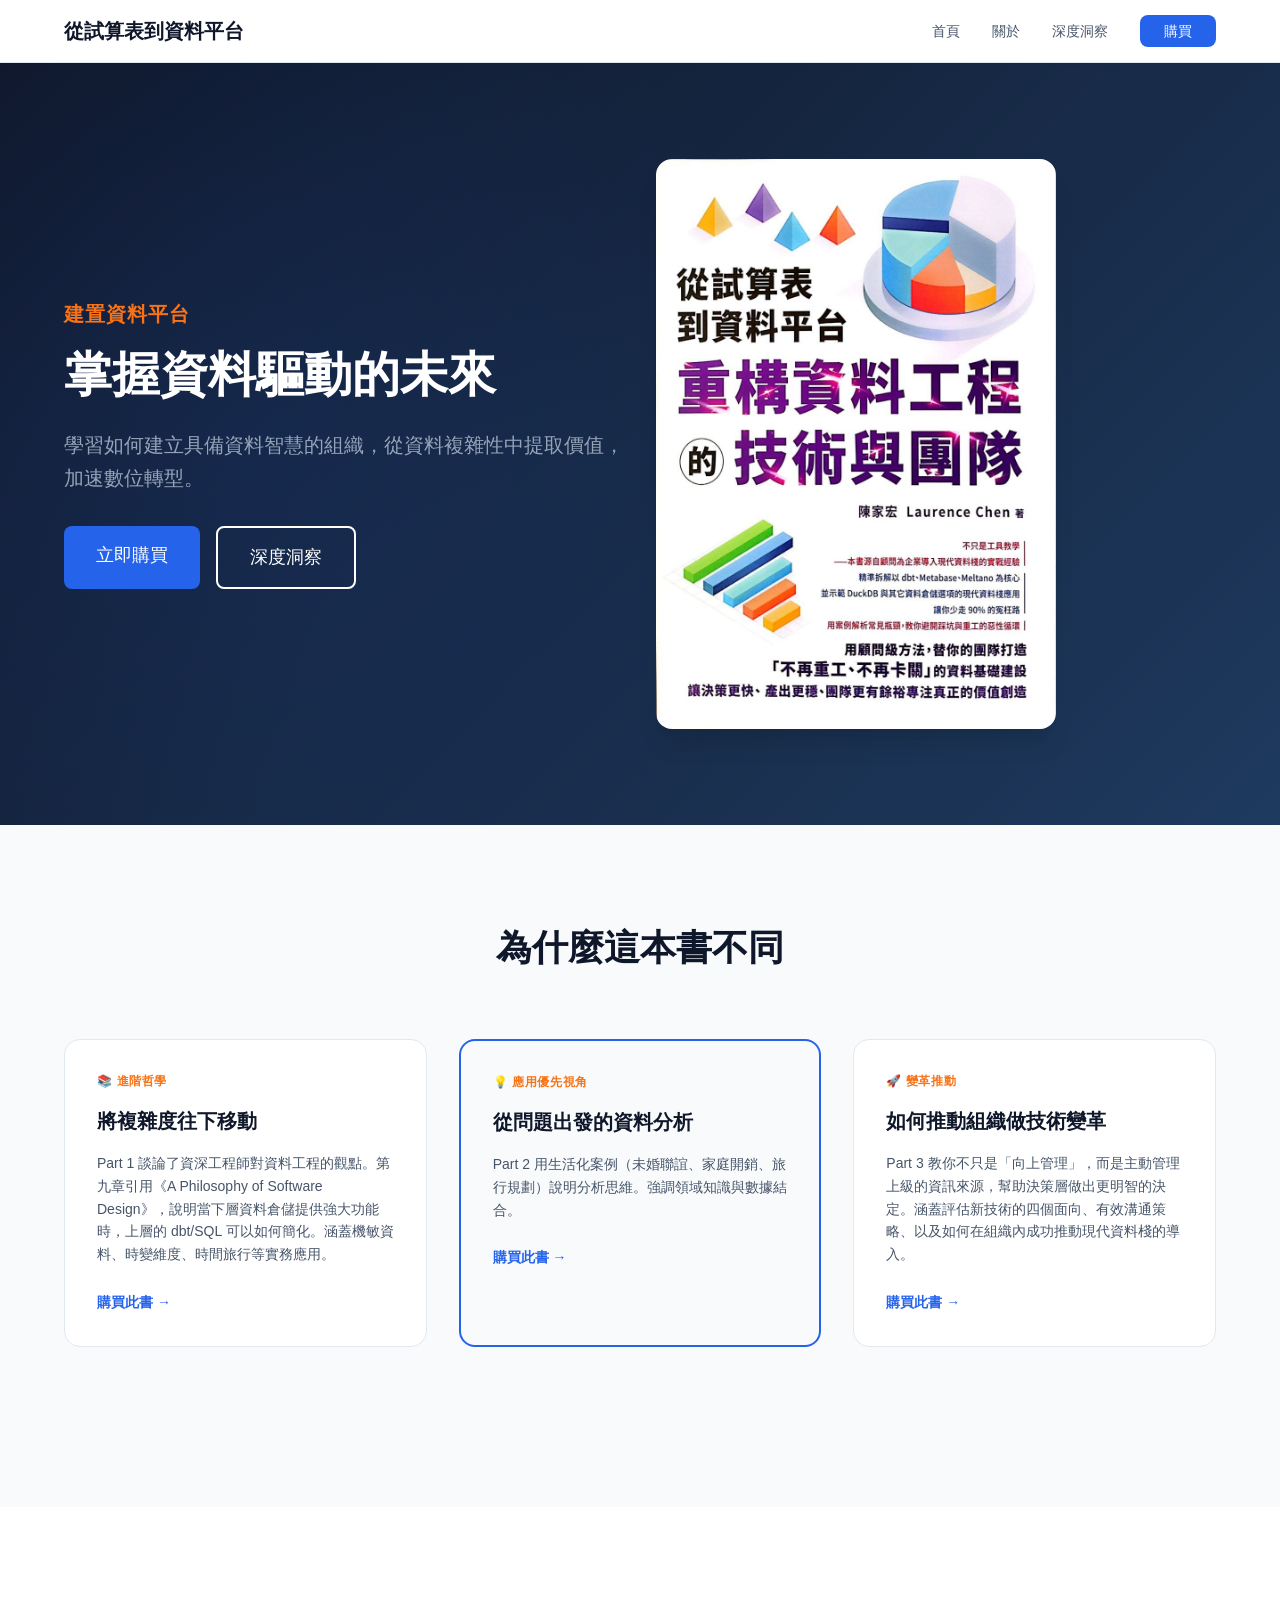
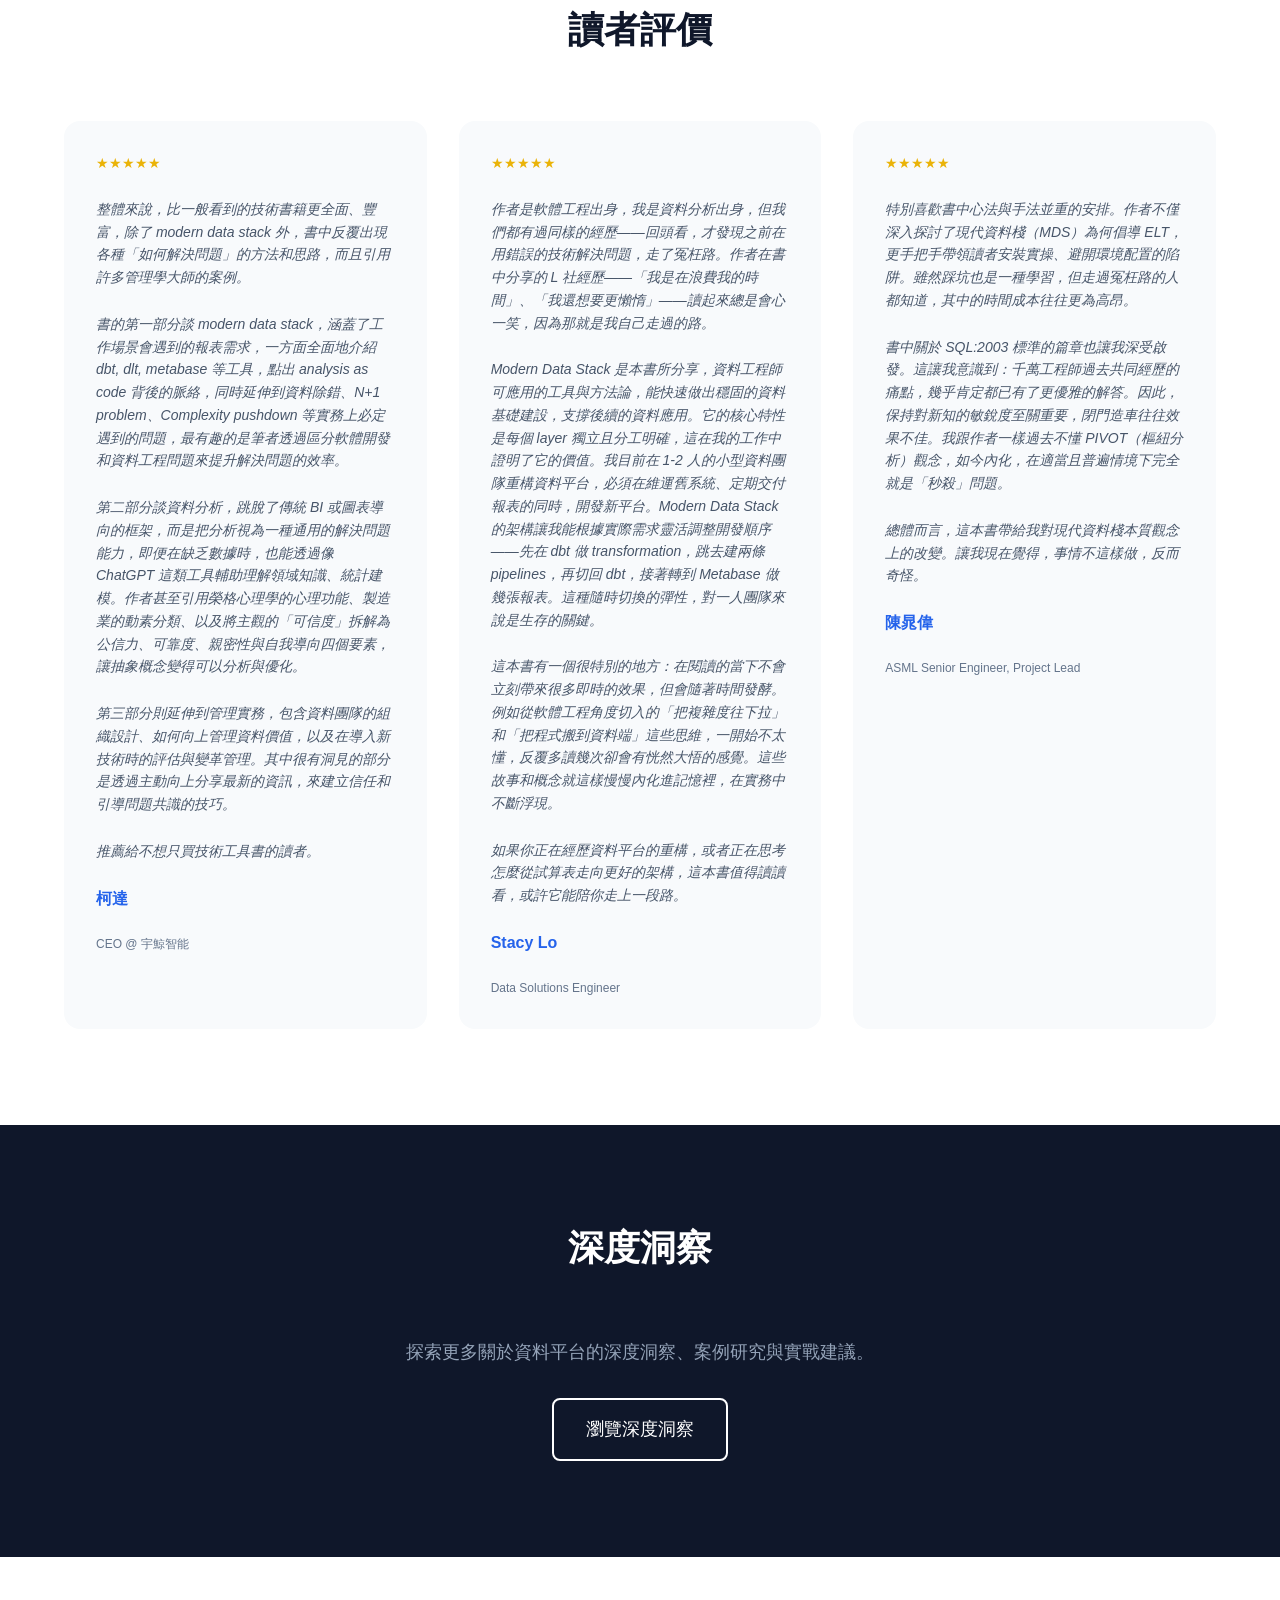
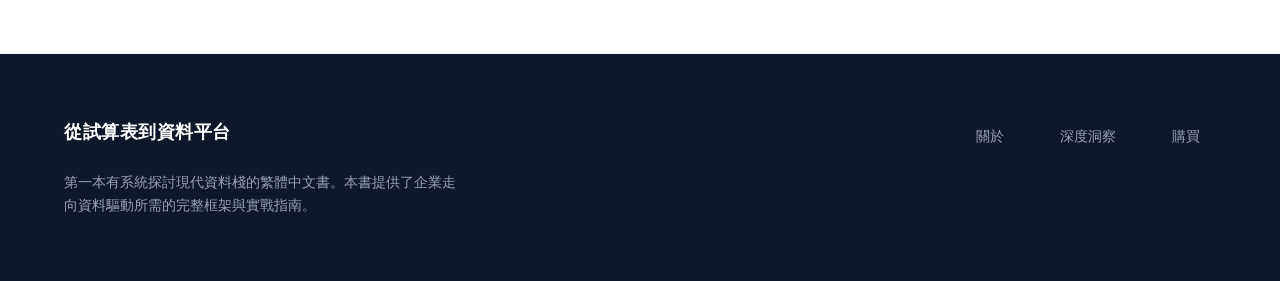
<file: resources/index.html>
<!DOCTYPE html>
<html lang="zh-Hant">
<head>
  <meta charset="UTF-8">
  <meta name="viewport" content="width=device-width, initial-scale=1.0">
  <meta name="description" content="Modern Data Stack - Mastering the Data-Driven Enterprise">
  <title>現代化資料解決方案 | Modern Data Stack</title>
  <link rel="stylesheet" href="css/style.css">
  <link rel="icon" href="images/favicon/favicon.ico" type="image/x-icon">
</head>
<body>
  <!-- Navigation -->
  <nav class="nav">
    <div class="nav-inner">
      <a href="index.html" class="nav-brand">從試算表到資料平台</a>
      <button class="nav-toggle">☰</button>
      <ul class="nav-links">
        <li><a href="index.html" class="nav-link">首頁</a></li>
        <li><a href="about.html" class="nav-link">關於</a></li>
        <li><a href="insights.html" class="nav-link">深度洞察</a></li>
        <li><a href="buy.html" class="nav-link nav-link--cta">購買</a></li>
      </ul>
    </div>
  </nav>

  <!-- Hero Section -->
  <section class="hero">
    <div class="container">
      <div class="hero-inner">
        <div>
          <p class="hero-eyebrow">建置資料平台</p>
          <h1 class="hero-title">掌握資料驅動的未來</h1>
          <p class="hero-subtitle">學習如何建立具備資料智慧的組織，從資料複雜性中提取價值，加速數位轉型。</p>
          <div class="hero-actions">
            <a href="buy.html" class="btn btn--primary btn--lg">立即購買</a>
            <a href="insights.html" class="btn btn--outline-white btn--lg">深度洞察</a>
          </div>
        </div>
        <div>
          <img src="images/cover.jpeg" alt="Modern Data Stack Book Cover" class="book-cover">
        </div>
      </div>
    </div>
  </section>

  <!-- Why Different Section -->
  <section class="section section--light">
    <div class="container">
      <h2 class="section-title">為什麼這本書不同</h2>
      <div class="card-grid">
        <div class="card">
          <p class="card-label">📚 進階哲學</p>
          <h3 class="card-title">將複雜度往下移動</h3>
          <p class="card-desc">Part 1 談論了資深工程師對資料工程的觀點。第九章引用《A Philosophy of Software Design》，說明當下層資料倉儲提供強大功能時，上層的 dbt/SQL 可以如何簡化。涵蓋機敏資料、時變維度、時間旅行等實務應用。</p>
          <a href="buy.html" class="card-link">購買此書 →</a>
        </div>
        <div class="card card--highlight">
          <p class="card-label">💡 應用優先視角</p>
          <h3 class="card-title">從問題出發的資料分析</h3>
          <p class="card-desc">Part 2 用生活化案例（未婚聯誼、家庭開銷、旅行規劃）說明分析思維。強調領域知識與數據結合。</p>
          <a href="buy.html" class="card-link">購買此書 →</a>
        </div>
        <div class="card">
          <p class="card-label">🚀 變革推動</p>
          <h3 class="card-title">如何推動組織做技術變革</h3>
          <p class="card-desc">Part 3 教你不只是「向上管理」，而是主動管理上級的資訊來源，幫助決策層做出更明智的決定。涵蓋評估新技術的四個面向、有效溝通策略、以及如何在組織內成功推動現代資料棧的導入。</p>
          <a href="buy.html" class="card-link">購買此書 →</a>
        </div>
      </div>
    </div>
  </section>

  <!-- Testimonials Section -->
  <section class="section">
    <div class="container">
      <h2 class="section-title">讀者評價</h2>
      <div class="testimonial-grid">
        <div class="testimonial">
          <div class="testimonial-stars">★★★★★</div>
          <p class="testimonial-text">整體來說，比一般看到的技術書籍更全面、豐富，除了 modern data stack 外，書中反覆出現各種「如何解決問題」的方法和思路，而且引用許多管理學大師的案例。</p>
          <p class="testimonial-text">書的第一部分談 modern data stack，涵蓋了工作場景會遇到的報表需求，一方面全面地介紹 dbt, dlt, metabase 等工具，點出 analysis as code 背後的脈絡，同時延伸到資料除錯、N+1 problem、Complexity pushdown 等實務上必定遇到的問題，最有趣的是筆者透過區分軟體開發和資料工程問題來提升解決問題的效率。</p>
          <p class="testimonial-text">第二部分談資料分析，跳脫了傳統 BI 或圖表導向的框架，而是把分析視為一種通用的解決問題能力，即便在缺乏數據時，也能透過像 ChatGPT 這類工具輔助理解領域知識、統計建模。作者甚至引用榮格心理學的心理功能、製造業的動素分類、以及將主觀的「可信度」拆解為公信力、可靠度、親密性與自我導向四個要素，讓抽象概念變得可以分析與優化。</p>
          <p class="testimonial-text">第三部分則延伸到管理實務，包含資料團隊的組織設計、如何向上管理資料價值，以及在導入新技術時的評估與變革管理。其中很有洞見的部分是透過主動向上分享最新的資訊，來建立信任和引導問題共識的技巧。</p>
          <p class="testimonial-text">推薦給不想只買技術工具書的讀者。</p>
          <p class="testimonial-author"><a href="https://yujing.io/" target="_blank" rel="noopener">柯達</a></p>
          <p class="testimonial-role">CEO @ 宇鯨智能</p>
        </div>
        <div class="testimonial">
          <div class="testimonial-stars">★★★★★</div>
          <p class="testimonial-text">作者是軟體工程出身，我是資料分析出身，但我們都有過同樣的經歷——回頭看，才發現之前在用錯誤的技術解決問題，走了冤枉路。作者在書中分享的 L 社經歷——「我是在浪費我的時間」、「我還想要更懶惰」——讀起來總是會心一笑，因為那就是我自己走過的路。</p>
          <p class="testimonial-text">Modern Data Stack 是本書所分享，資料工程師可應用的工具與方法論，能快速做出穩固的資料基礎建設，支撐後續的資料應用。它的核心特性是每個 layer 獨立且分工明確，這在我的工作中證明了它的價值。我目前在 1-2 人的小型資料團隊重構資料平台，必須在維運舊系統、定期交付報表的同時，開發新平台。Modern Data Stack 的架構讓我能根據實際需求靈活調整開發順序——先在 dbt 做 transformation，跳去建兩條 pipelines，再切回 dbt，接著轉到 Metabase 做幾張報表。這種隨時切換的彈性，對一人團隊來說是生存的關鍵。</p>
          <p class="testimonial-text">這本書有一個很特別的地方：在閱讀的當下不會立刻帶來很多即時的效果，但會隨著時間發酵。例如從軟體工程角度切入的「把複雜度往下拉」和「把程式搬到資料端」這些思維，一開始不太懂，反覆多讀幾次卻會有恍然大悟的感覺。這些故事和概念就這樣慢慢內化進記憶裡，在實務中不斷浮現。</p>
          <p class="testimonial-text">如果你正在經歷資料平台的重構，或者正在思考怎麼從試算表走向更好的架構，這本書值得讀讀看，或許它能陪你走上一段路。</p>
          <p class="testimonial-author"><a href="https://www.linkedin.com/in/olycats/" target="_blank" rel="noopener">Stacy Lo</a></p>
          <p class="testimonial-role">Data Solutions Engineer</p>
        </div>
        <div class="testimonial">
          <div class="testimonial-stars">★★★★★</div>
          <p class="testimonial-text">特別喜歡書中心法與手法並重的安排。作者不僅深入探討了現代資料棧（MDS）為何倡導 ELT，更手把手帶領讀者安裝實操、避開環境配置的陷阱。雖然踩坑也是一種學習，但走過冤枉路的人都知道，其中的時間成本往往更為高昂。</p>
          <p class="testimonial-text">書中關於 SQL:2003 標準的篇章也讓我深受啟發。這讓我意識到：千萬工程師過去共同經歷的痛點，幾乎肯定都已有了更優雅的解答。因此，保持對新知的敏銳度至關重要，閉門造車往往效果不佳。我跟作者一樣過去不懂 PIVOT（樞紐分析）觀念，如今內化，在適當且普遍情境下完全就是「秒殺」問題。</p>
          <p class="testimonial-text">總體而言，這本書帶給我對現代資料棧本質觀念上的改變。讓我現在覺得，事情不這樣做，反而奇怪。</p>
          <p class="testimonial-author"><a href="https://www.linkedin.com/in/chao-wei-chen-03179465/" target="_blank" rel="noopener">陳晁偉</a></p>
          <p class="testimonial-role">ASML Senior Engineer, Project Lead</p>
        </div>
      </div>
    </div>
  </section>

  <!-- Insights Teaser Section -->
  <section class="section section--dark">
    <div class="container">
      <h2 class="section-title text-white">深度洞察</h2>
      <p style="text-align: center; color: var(--color-text-muted-light); margin-bottom: var(--sp-8); font-size: var(--text-lg);">
        探索更多關於資料平台的深度洞察、案例研究與實戰建議。
      </p>
      <div style="text-align: center;">
        <a href="insights.html" class="btn btn--outline-white btn--lg">瀏覽深度洞察</a>
      </div>
    </div>
  </section>

  <!-- Footer -->
  <footer class="footer">
    <div class="footer-inner">
      <div class="footer-meta">
        <h3>從試算表到資料平台</h3>
        <p>第一本有系統探討現代資料棧的繁體中文書。本書提供了企業走向資料驅動所需的完整框架與實戰指南。</p>
      </div>
      <ul class="footer-links">
        <li><a href="about.html">關於</a></li>
        <li><a href="insights.html">深度洞察</a></li>
        <li><a href="buy.html">購買</a></li>
      </ul>
    </div>
  </footer>

  <script>
    // Mobile menu toggle
    const navToggle = document.querySelector('.nav-toggle');
    const navLinks = document.querySelector('.nav-links');

    if (navToggle) {
      navToggle.addEventListener('click', () => {
        navLinks.classList.toggle('is-open');
      });

      // Close menu when a link is clicked
      document.querySelectorAll('.nav-links a').forEach(link => {
        link.addEventListener('click', () => {
          navLinks.classList.remove('is-open');
        });
      });
    }

    // Log page load
    console.log('Home page loaded successfully');
  </script>
</body>
</html>
</file>
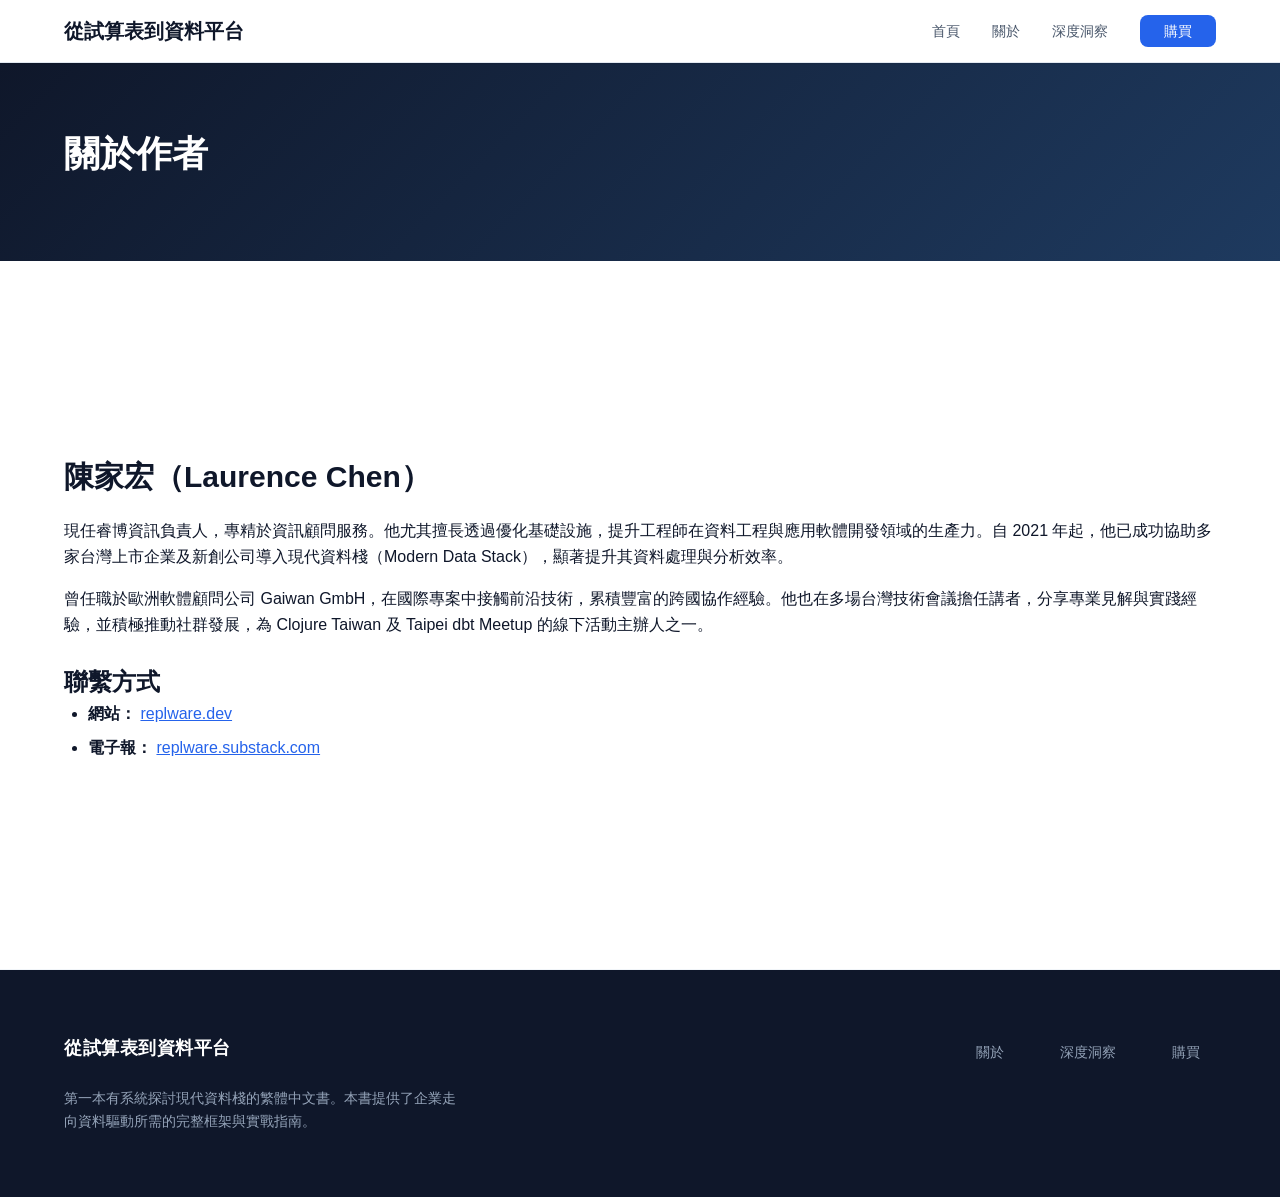
<file: resources/about.html>
<!DOCTYPE html>
<html lang="zh-Hant">
<head>
  <meta charset="UTF-8">
  <meta name="viewport" content="width=device-width, initial-scale=1.0">
  <meta name="description" content="關於作者 - 陳家宏（Laurence Chen），資料轉型專家與企業顧問">
  <title>關於作者 | Modern Data Stack</title>
  <link rel="stylesheet" href="css/style.css">
  <link rel="icon" href="images/favicon/favicon.ico" type="image/x-icon">
</head>
<body>
  <!-- Navigation -->
  <nav class="nav">
    <div class="nav-inner">
      <a href="index.html" class="nav-brand">從試算表到資料平台</a>
      <button class="nav-toggle">☰</button>
      <ul class="nav-links">
        <li><a href="index.html" class="nav-link">首頁</a></li>
        <li><a href="about.html" class="nav-link">關於</a></li>
        <li><a href="insights.html" class="nav-link">深度洞察</a></li>
        <li><a href="buy.html" class="nav-link nav-link--cta">購買</a></li>
      </ul>
    </div>
  </nav>

  <!-- Page Header -->
  <header class="page-header">
    <div class="container">
      <h1>關於作者</h1>
    </div>
  </header>

  <!-- Author Bio Section -->
  <section class="section">
    <div class="container">
      <div class="prose">
        <h2>陳家宏（Laurence Chen）</h2>
        <p>
          現任睿博資訊負責人，專精於資訊顧問服務。他尤其擅長透過優化基礎設施，提升工程師在資料工程與應用軟體開發領域的生產力。自 2021 年起，他已成功協助多家台灣上市企業及新創公司導入現代資料棧（Modern Data Stack），顯著提升其資料處理與分析效率。
        </p>
        <p>
          曾任職於歐洲軟體顧問公司 Gaiwan GmbH，在國際專案中接觸前沿技術，累積豐富的跨國協作經驗。他也在多場台灣技術會議擔任講者，分享專業見解與實踐經驗，並積極推動社群發展，為 Clojure Taiwan 及 Taipei dbt Meetup 的線下活動主辦人之一。
        </p>
        <h3>聯繫方式</h3>
        <ul>
          <li><strong>網站：</strong> <a href="https://replware.dev" target="_blank" rel="noopener noreferrer">replware.dev</a></li>
          <li><strong>電子報：</strong> <a href="https://replware.substack.com" target="_blank" rel="noopener noreferrer">replware.substack.com</a></li>
        </ul>
      </div>
    </div>
  </section>

  <!-- Footer -->
  <footer class="footer">
    <div class="footer-inner">
      <div class="footer-meta">
        <h3>從試算表到資料平台</h3>
        <p>第一本有系統探討現代資料棧的繁體中文書。本書提供了企業走向資料驅動所需的完整框架與實戰指南。</p>
      </div>
      <ul class="footer-links">
        <li><a href="about.html">關於</a></li>
        <li><a href="insights.html">深度洞察</a></li>
        <li><a href="buy.html">購買</a></li>
      </ul>
    </div>
  </footer>

  <script>
    // Mobile menu toggle
    const navToggle = document.querySelector('.nav-toggle');
    const navLinks = document.querySelector('.nav-links');

    if (navToggle) {
      navToggle.addEventListener('click', () => {
        navLinks.classList.toggle('is-open');
      });

      // Close menu when a link is clicked
      document.querySelectorAll('.nav-links a').forEach(link => {
        link.addEventListener('click', () => {
          navLinks.classList.remove('is-open');
        });
      });
    }

    // Log page load
    console.log('About page loaded successfully');
  </script>
</body>
</html>
</file>
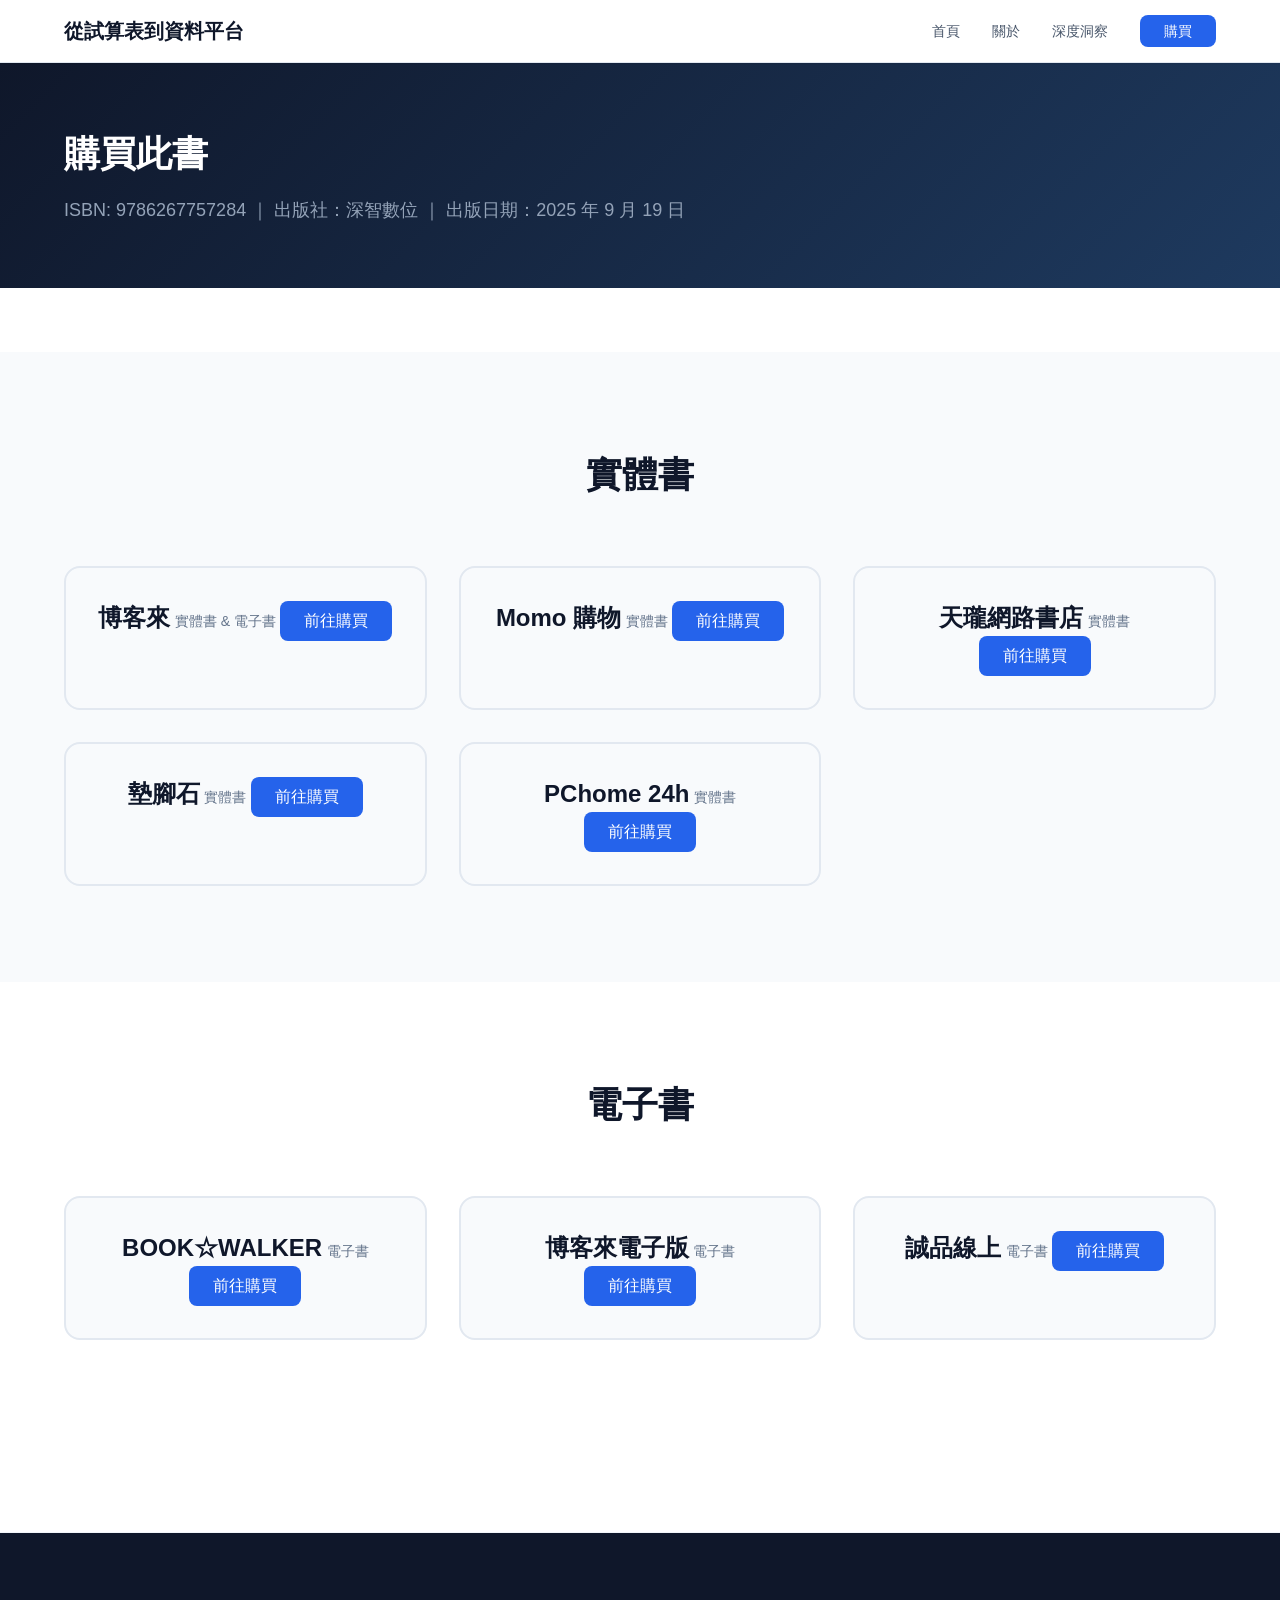
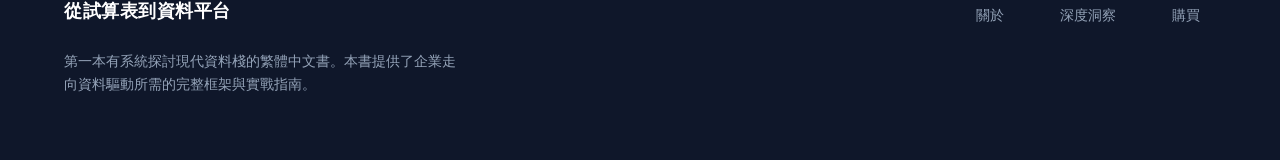
<file: resources/buy.html>
<!DOCTYPE html>
<html lang="zh-TW">
<head>
  <meta charset="UTF-8">
  <meta name="viewport" content="width=device-width, initial-scale=1.0">
  <meta name="description" content="購買《從試算表到資料平台》— 多個購買渠道">
  <title>購買此書 — 從試算表到資料平台</title>
  <link rel="stylesheet" href="css/style.css">
  <link rel="preconnect" href="https://fonts.googleapis.com">
  <link rel="preconnect" href="https://fonts.gstatic.com" crossorigin>
  <link href="https://fonts.googleapis.com/css2?family=Noto+Sans+TC:wght@400;500;600;700&display=swap" rel="stylesheet">
  <link rel="icon" href="images/favicon/favicon.ico">
</head>
<body>

<nav class="nav">
  <div class="container nav-inner">
    <a href="index.html" class="nav-brand">從試算表到資料平台</a>
    <button class="nav-toggle" aria-label="開啟選單">&#9776;</button>
    <ul class="nav-links">
      <li><a href="index.html" class="nav-link">首頁</a></li>
      <li><a href="about.html" class="nav-link">關於</a></li>
      <li><a href="insights.html" class="nav-link">深度洞察</a></li>
      <li><a href="buy.html" class="nav-link nav-link--cta">購買</a></li>
    </ul>
  </div>
</nav>

<header class="page-header">
  <div class="container">
    <h1>購買此書</h1>
    <p>ISBN: 9786267757284 ｜ 出版社：深智數位 ｜ 出版日期：2025 年 9 月 19 日</p>
  </div>
</header>

<main>

  <section class="section section--light">
    <div class="container">
      <h2 class="section-title">實體書</h2>
      <div class="purchase-grid">
        <a href="https://www.books.com.tw/products/0011032047" class="purchase-card" target="_blank" rel="noopener">
          <span class="purchase-name">博客來</span>
          <span class="purchase-type">實體書 &amp; 電子書</span>
          <span class="btn btn--primary">前往購買</span>
        </a>
        <a href="https://www.momoshop.com.tw/goods/GoodsDetail.jsp?i_code=14421677" class="purchase-card" target="_blank" rel="noopener">
          <span class="purchase-name">Momo 購物</span>
          <span class="purchase-type">實體書</span>
          <span class="btn btn--primary">前往購買</span>
        </a>
        <a href="https://www.tenlong.com.tw/products/9786267757284" class="purchase-card" target="_blank" rel="noopener">
          <span class="purchase-name">天瓏網路書店</span>
          <span class="purchase-type">實體書</span>
          <span class="btn btn--primary">前往購買</span>
        </a>
        <a href="https://www.tcsb.com.tw/SalePage/Index/11121136" class="purchase-card" target="_blank" rel="noopener">
          <span class="purchase-name">墊腳石</span>
          <span class="purchase-type">實體書</span>
          <span class="btn btn--primary">前往購買</span>
        </a>
        <a href="https://24h.pchome.com.tw/books/prod/DJAA2V-A900J94ZQ" class="purchase-card" target="_blank" rel="noopener">
          <span class="purchase-name">PChome 24h</span>
          <span class="purchase-type">實體書</span>
          <span class="btn btn--primary">前往購買</span>
        </a>
      </div>
    </div>
  </section>

  <section class="section">
    <div class="container">
      <h2 class="section-title">電子書</h2>
      <div class="purchase-grid">
        <a href="https://www.bookwalker.com.tw/product/259038" class="purchase-card" target="_blank" rel="noopener">
          <span class="purchase-name">BOOK☆WALKER</span>
          <span class="purchase-type">電子書</span>
          <span class="btn btn--primary">前往購買</span>
        </a>
        <a href="https://appapi-ebook.books.com.tw/V1.7/CMSAPIApp/item/0011032047/trial" class="purchase-card" target="_blank" rel="noopener">
          <span class="purchase-name">博客來電子版</span>
          <span class="purchase-type">電子書</span>
          <span class="btn btn--primary">前往購買</span>
        </a>
        <a href="https://www.eslite.com/product/10072302132683002805002" class="purchase-card" target="_blank" rel="noopener">
          <span class="purchase-name">誠品線上</span>
          <span class="purchase-type">電子書</span>
          <span class="btn btn--primary">前往購買</span>
        </a>
      </div>
    </div>
  </section>

</main>

<footer class="footer">
  <div class="footer-inner">
    <div class="footer-meta">
      <h3>從試算表到資料平台</h3>
      <p>第一本有系統探討現代資料棧的繁體中文書。本書提供了企業走向資料驅動所需的完整框架與實戰指南。</p>
    </div>
    <ul class="footer-links">
      <li><a href="about.html">關於</a></li>
      <li><a href="insights.html">深度洞察</a></li>
      <li><a href="buy.html">購買</a></li>
    </ul>
  </div>
</footer>

<script src="js/main.js"></script>
</body>
</html>
</file>
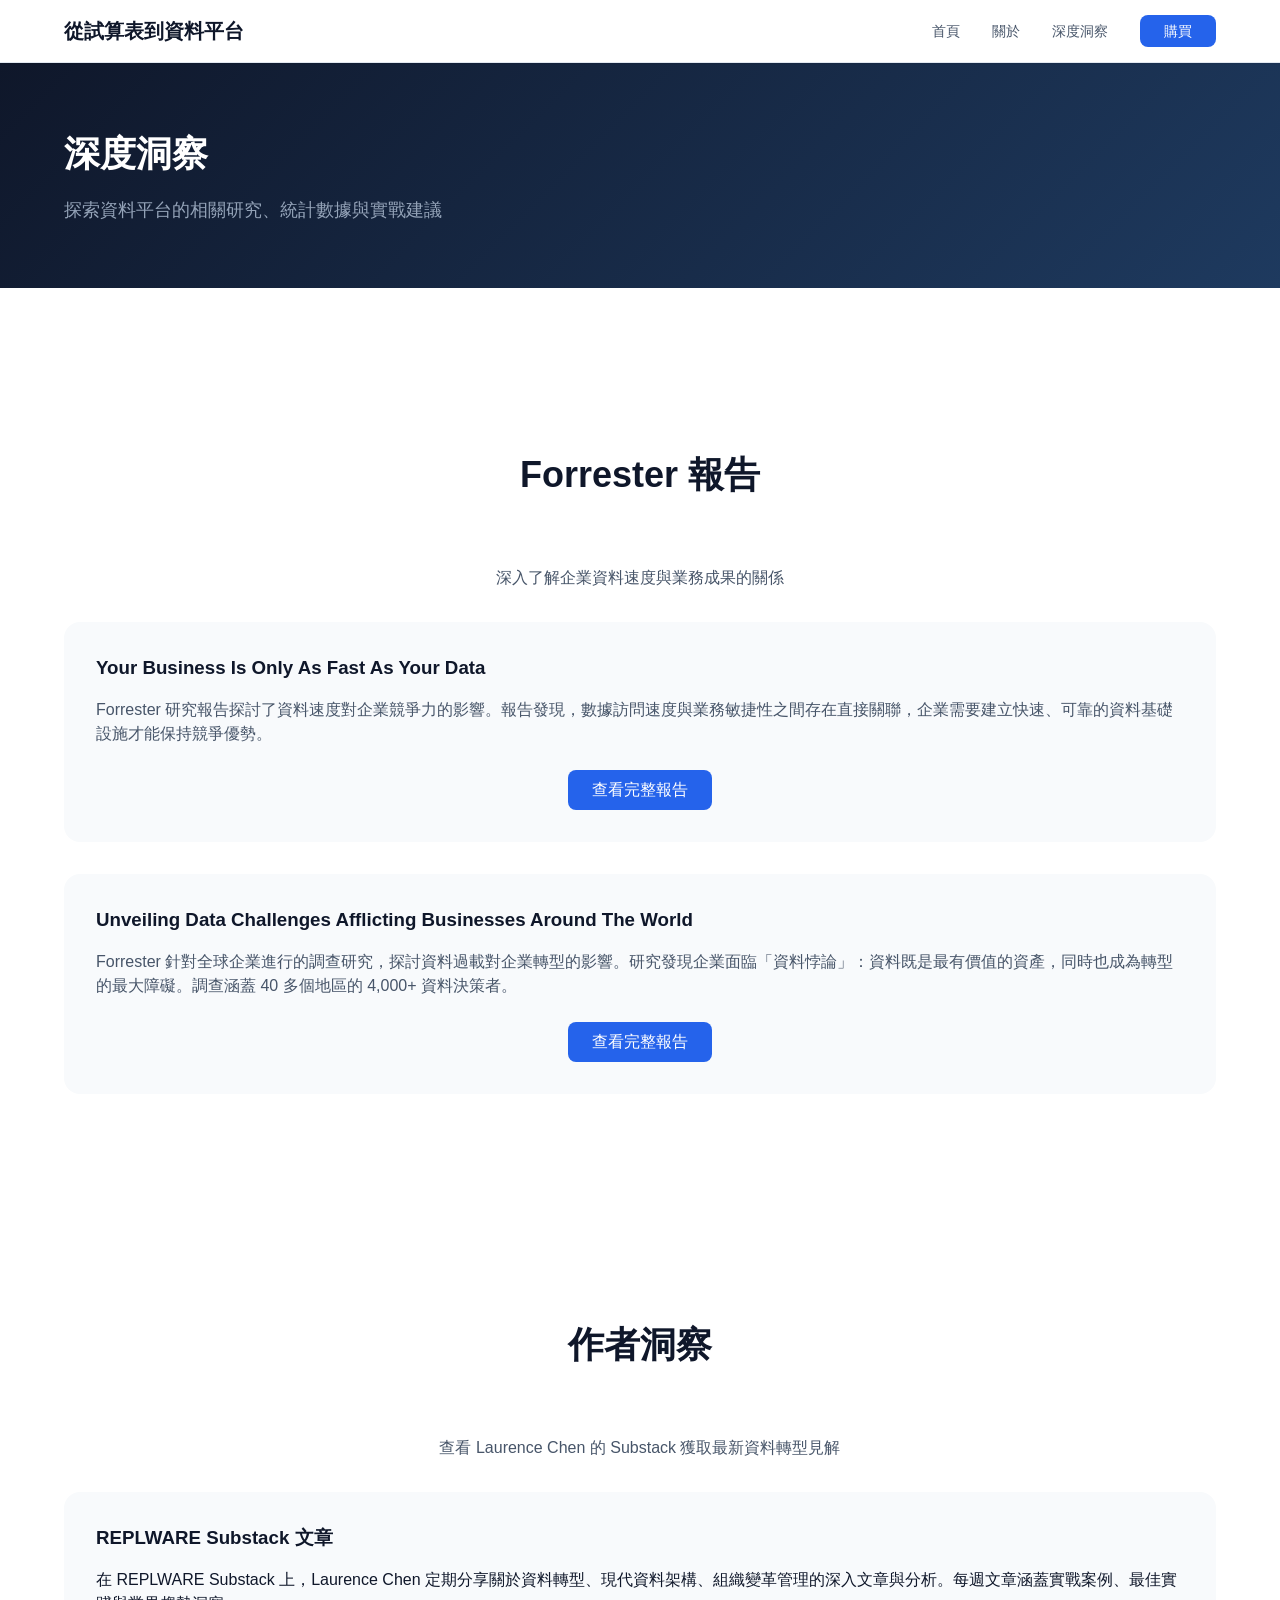
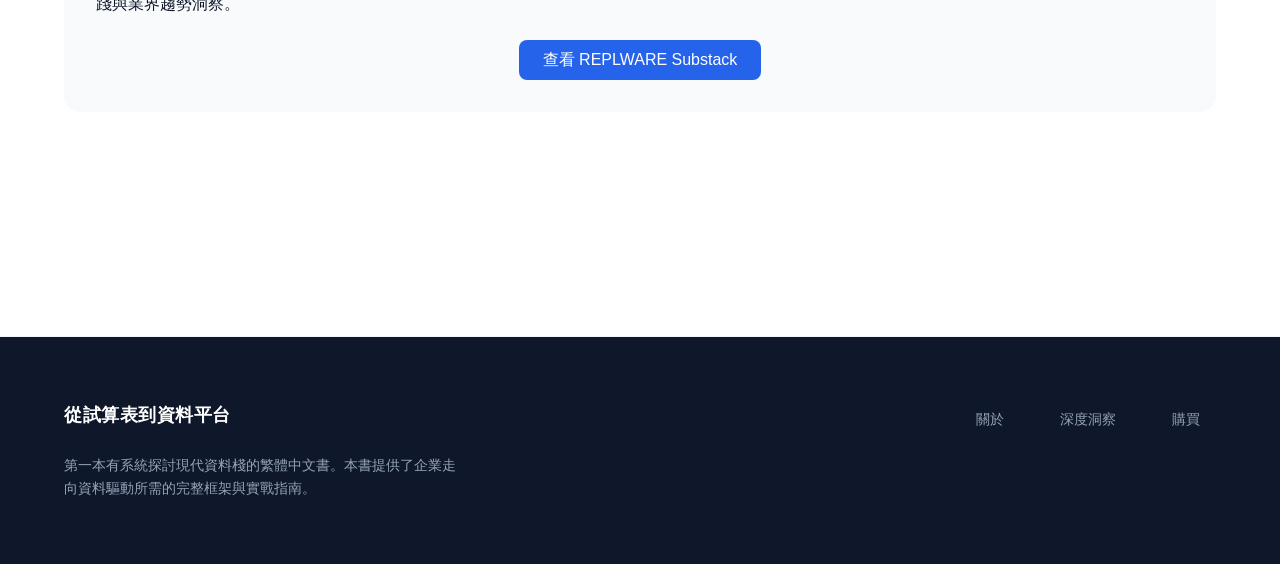
<file: resources/insights.html>
<!DOCTYPE html>
<html lang="zh-Hant">
<head>
  <meta charset="UTF-8">
  <meta name="viewport" content="width=device-width, initial-scale=1.0">
  <meta name="description" content="深度洞察 - Forrester報告、dbt統計、以及作者見解，助力現代化資料企業轉型">
  <title>深度洞察 | Modern Data Stack</title>
  <link rel="stylesheet" href="css/style.css">
  <link rel="icon" href="images/favicon/favicon.ico" type="image/x-icon">
</head>
<body>
  <!-- Navigation -->
  <nav class="nav">
    <div class="nav-inner">
      <a href="index.html" class="nav-brand">從試算表到資料平台</a>
      <button class="nav-toggle">☰</button>
      <ul class="nav-links">
        <li><a href="index.html" class="nav-link">首頁</a></li>
        <li><a href="about.html" class="nav-link">關於</a></li>
        <li><a href="insights.html" class="nav-link">深度洞察</a></li>
        <li><a href="buy.html" class="nav-link nav-link--cta">購買</a></li>
      </ul>
    </div>
  </nav>

  <!-- Page Header -->
  <header class="page-header">
    <div class="container">
      <h1>深度洞察</h1>
      <p>探索資料平台的相關研究、統計數據與實戰建議</p>
    </div>
  </header>

  <!-- Forrester Report Section -->
  <section class="section">
    <div class="container">
      <h2 class="section-title">Forrester 報告</h2>
      <p style="text-align: center; color: var(--color-text-secondary); margin-bottom: var(--sp-8);">
        深入了解企業資料速度與業務成果的關係
      </p>
      <div class="report-block">
        <h3 style="margin-top: 0; margin-bottom: var(--sp-4);">Your Business Is Only As Fast As Your Data</h3>
        <p style="color: var(--color-text-secondary); margin-bottom: var(--sp-6);">
          Forrester 研究報告探討了資料速度對企業競爭力的影響。報告發現，數據訪問速度與業務敏捷性之間存在直接關聯，企業需要建立快速、可靠的資料基礎設施才能保持競爭優勢。
        </p>
        <div style="text-align: center;">
          <a href="https://www.bmc.com/content/dam/bmc/collateral/third-party/Forrester-Your-Business-Is-Only-As-Fast-As-Your-Data.pdf" target="_blank" rel="noopener noreferrer" class="btn btn--primary">
            查看完整報告
          </a>
        </div>
      </div>

      <div class="report-block">
        <h3 style="margin-top: 0; margin-bottom: var(--sp-4);">Unveiling Data Challenges Afflicting Businesses Around The World</h3>
        <p style="color: var(--color-text-secondary); margin-bottom: var(--sp-6);">
          Forrester 針對全球企業進行的調查研究，探討資料過載對企業轉型的影響。研究發現企業面臨「資料悖論」：資料既是最有價值的資產，同時也成為轉型的最大障礙。調查涵蓋 40 多個地區的 4,000+ 資料決策者。
        </p>
        <div style="text-align: center;">
          <a href="https://www.delltechnologies.com/asset/en-in/solutions/industry-solutions/industry-market/data-paradox-forrester-thought-leadership-paper.pdf" target="_blank" rel="noopener noreferrer" class="btn btn--primary">
            查看完整報告
          </a>
        </div>
      </div>
    </div>
  </section>

  <!-- Author Insights Section -->
  <section class="section">
    <div class="container">
      <h2 class="section-title">作者洞察</h2>
      <p style="text-align: center; color: var(--color-text-secondary); margin-bottom: var(--sp-8);">
        查看 Laurence Chen 的 Substack 獲取最新資料轉型見解
      </p>
      <div class="report-block">
        <h3 style="margin-top: 0; margin-bottom: var(--sp-4);">REPLWARE Substack 文章</h3>
        <p style="margin-bottom: var(--sp-6);">
          在 REPLWARE Substack 上，Laurence Chen 定期分享關於資料轉型、現代資料架構、組織變革管理的深入文章與分析。每週文章涵蓋實戰案例、最佳實踐與業界趨勢洞察。
        </p>
        <div style="text-align: center;">
          <a href="https://replware.substack.com" target="_blank" rel="noopener noreferrer" class="btn btn--primary">
            查看 REPLWARE Substack
          </a>
        </div>
      </div>
    </div>
  </section>

  <!-- Footer -->
  <footer class="footer">
    <div class="footer-inner">
      <div class="footer-meta">
        <h3>從試算表到資料平台</h3>
        <p>第一本有系統探討現代資料棧的繁體中文書。本書提供了企業走向資料驅動所需的完整框架與實戰指南。</p>
      </div>
      <ul class="footer-links">
        <li><a href="about.html">關於</a></li>
        <li><a href="insights.html">深度洞察</a></li>
        <li><a href="buy.html">購買</a></li>
      </ul>
    </div>
  </footer>

  <script>
    // Mobile menu toggle
    const navToggle = document.querySelector('.nav-toggle');
    const navLinks = document.querySelector('.nav-links');

    if (navToggle) {
      navToggle.addEventListener('click', () => {
        navLinks.classList.toggle('is-open');
      });

      // Close menu when a link is clicked
      document.querySelectorAll('.nav-links a').forEach(link => {
        link.addEventListener('click', () => {
          navLinks.classList.remove('is-open');
        });
      });
    }

    // Log page load
    console.log('Insights page loaded successfully');
  </script>
</body>
</html>
</file>
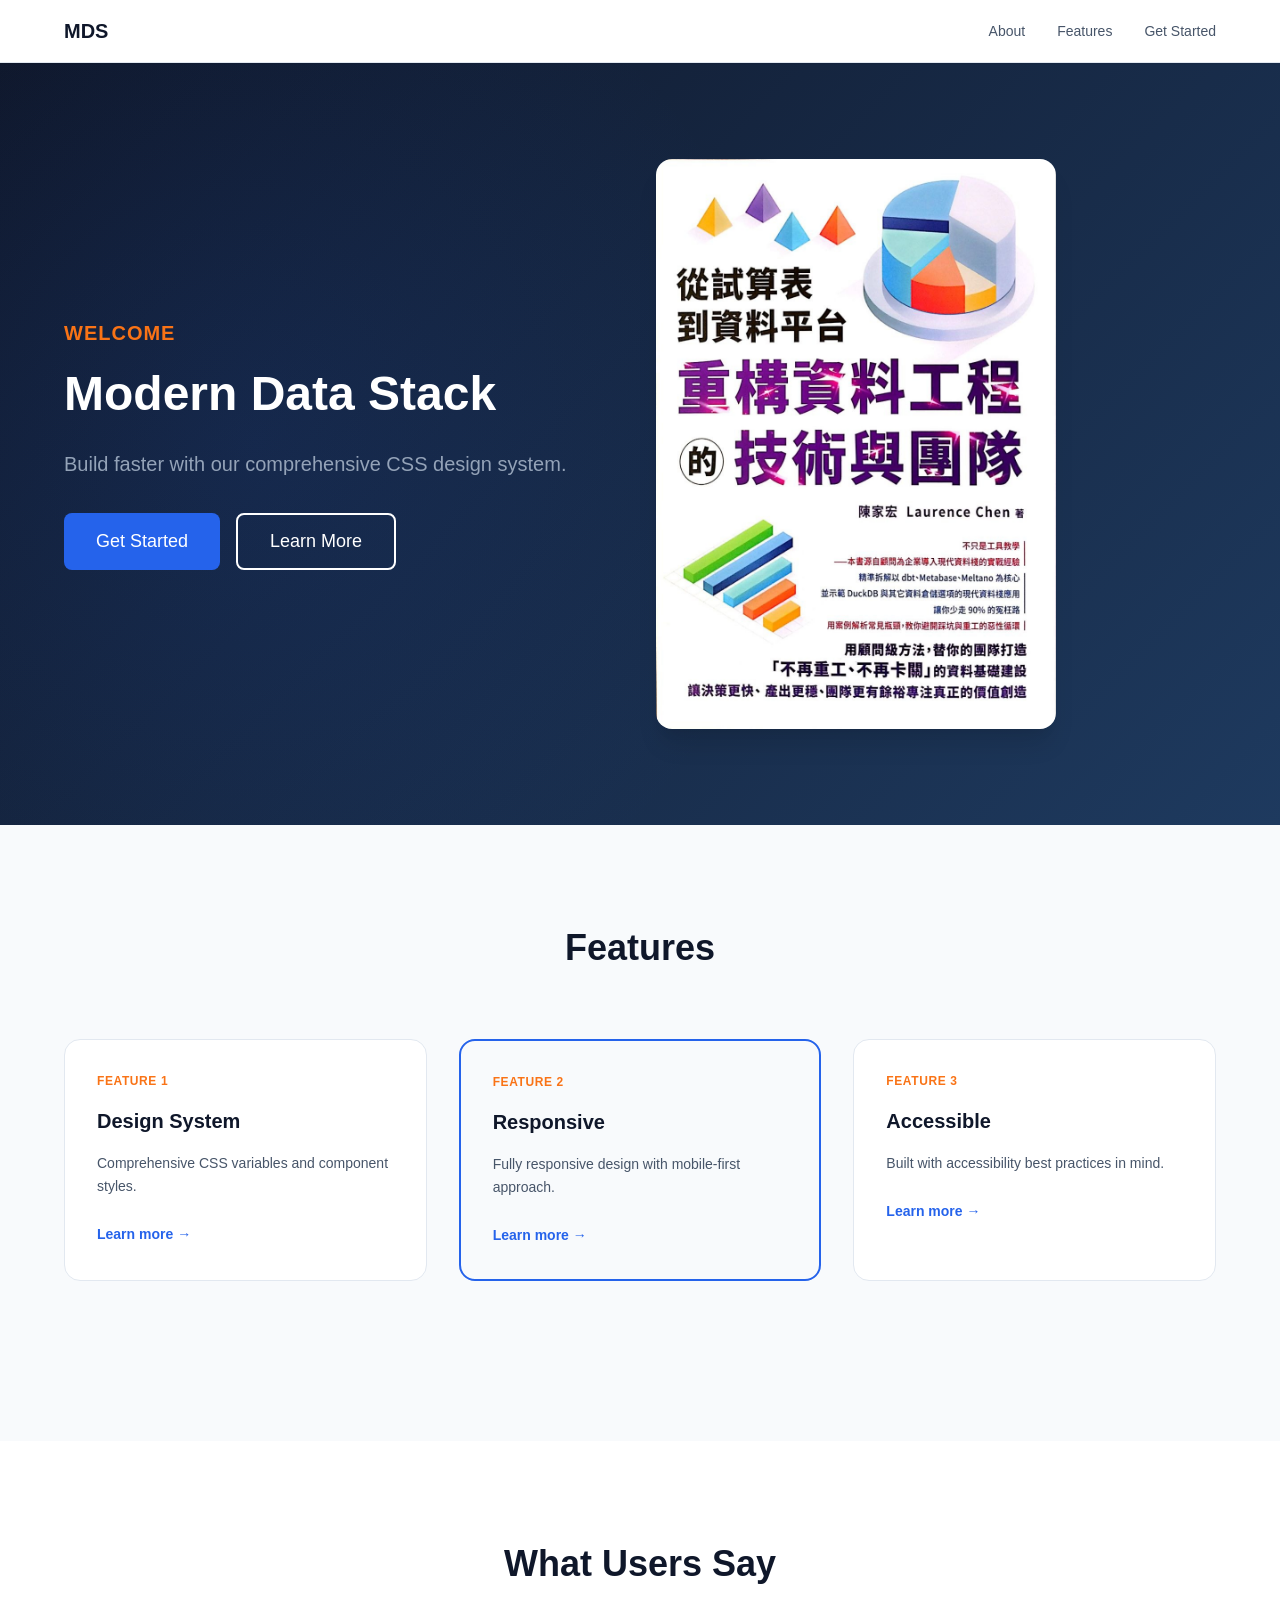
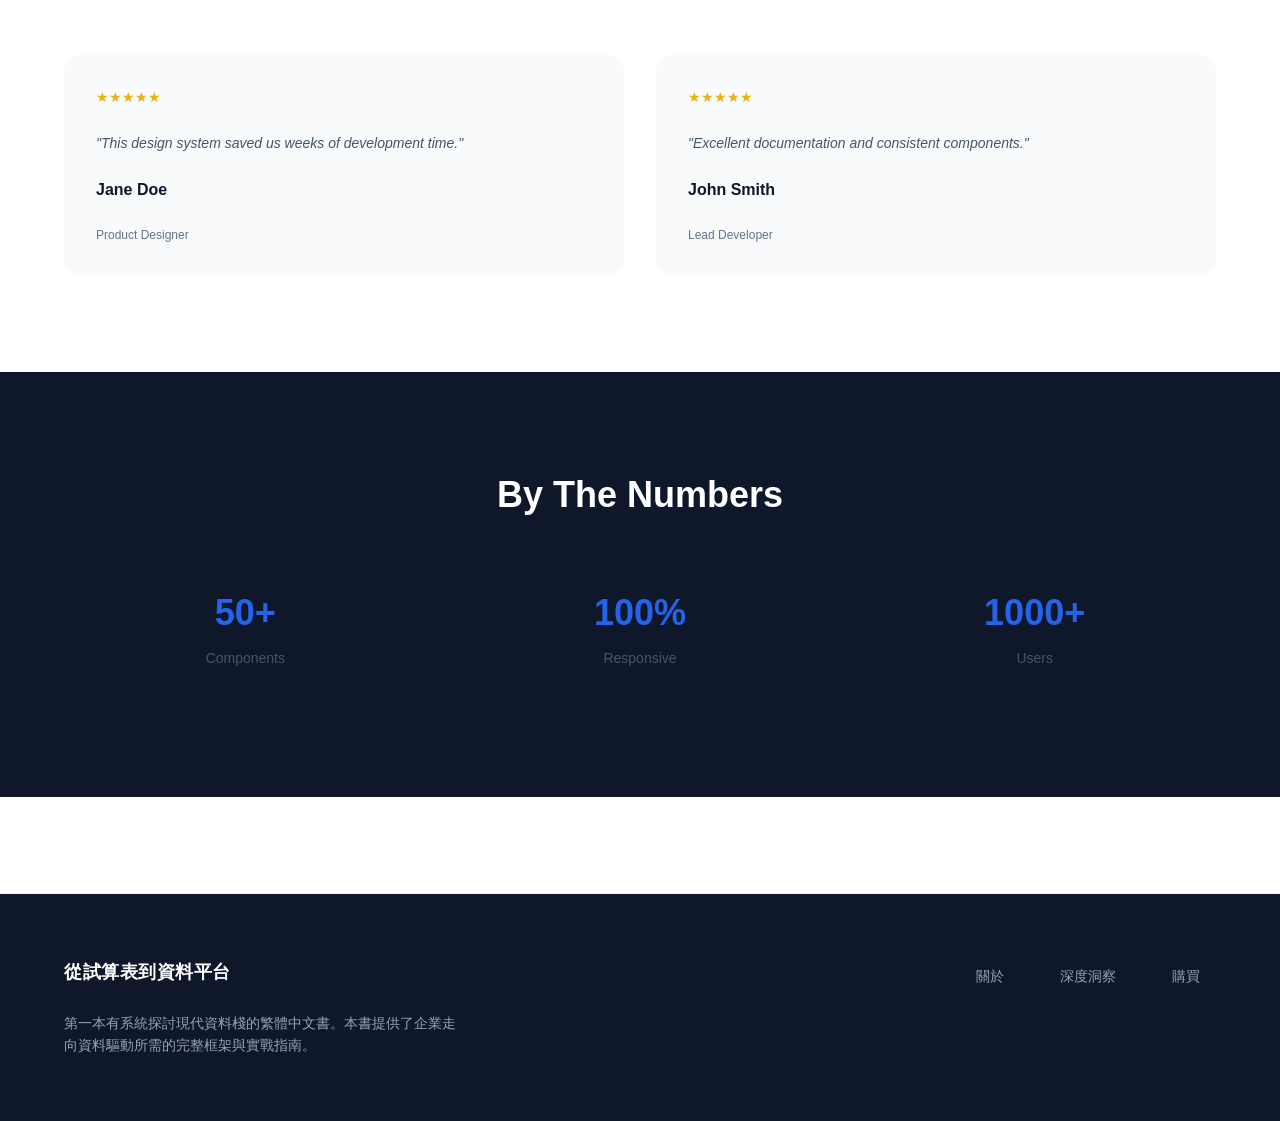
<file: resources/test.html>
<!DOCTYPE html>
<html lang="en">
<head>
  <meta charset="UTF-8">
  <meta name="viewport" content="width=device-width, initial-scale=1.0">
  <title>CSS Design System Test</title>
  <link rel="stylesheet" href="css/style.css">
</head>
<body>
  <!-- Navigation -->
  <nav class="nav">
    <div class="nav-inner">
      <a href="#" class="nav-brand">MDS</a>
      <ul class="nav-links">
        <li><a href="#" class="nav-link">About</a></li>
        <li><a href="#" class="nav-link">Features</a></li>
        <li><a href="#" class="nav-link" class="nav-link--cta">Get Started</a></li>
      </ul>
    </div>
  </nav>

  <!-- Hero Section -->
  <section class="hero">
    <div class="container">
      <div class="hero-inner">
        <div>
          <p class="hero-eyebrow">Welcome</p>
          <h1 class="hero-title">Modern Data Stack</h1>
          <p class="hero-subtitle">Build faster with our comprehensive CSS design system.</p>
          <div class="hero-actions">
            <button class="btn btn--primary btn--lg">Get Started</button>
            <button class="btn btn--outline-white btn--lg">Learn More</button>
          </div>
        </div>
        <div>
          <img src="images/cover.jpeg" alt="Book Cover" class="book-cover">
        </div>
      </div>
    </div>
  </section>

  <!-- Features Section -->
  <section class="section section--light">
    <div class="container">
      <h2 class="section-title">Features</h2>
      <div class="card-grid">
        <div class="card">
          <p class="card-label">Feature 1</p>
          <h3 class="card-title">Design System</h3>
          <p class="card-desc">Comprehensive CSS variables and component styles.</p>
          <a href="#" class="card-link">Learn more →</a>
        </div>
        <div class="card card--highlight">
          <p class="card-label">Feature 2</p>
          <h3 class="card-title">Responsive</h3>
          <p class="card-desc">Fully responsive design with mobile-first approach.</p>
          <a href="#" class="card-link">Learn more →</a>
        </div>
        <div class="card">
          <p class="card-label">Feature 3</p>
          <h3 class="card-title">Accessible</h3>
          <p class="card-desc">Built with accessibility best practices in mind.</p>
          <a href="#" class="card-link">Learn more →</a>
        </div>
      </div>
    </div>
  </section>

  <!-- Testimonials -->
  <section class="section">
    <div class="container">
      <h2 class="section-title">What Users Say</h2>
      <div class="testimonial-grid">
        <div class="testimonial">
          <div class="testimonial-stars">★★★★★</div>
          <p class="testimonial-text">"This design system saved us weeks of development time."</p>
          <p class="testimonial-author">Jane Doe</p>
          <p class="testimonial-role">Product Designer</p>
        </div>
        <div class="testimonial">
          <div class="testimonial-stars">★★★★★</div>
          <p class="testimonial-text">"Excellent documentation and consistent components."</p>
          <p class="testimonial-author">John Smith</p>
          <p class="testimonial-role">Lead Developer</p>
        </div>
      </div>
    </div>
  </section>

  <!-- Stats Section -->
  <section class="section section--dark">
    <div class="container">
      <h2 class="section-title text-white">By The Numbers</h2>
      <div class="stat-row">
        <div class="stat">
          <p class="stat-number">50+</p>
          <p class="stat-label">Components</p>
        </div>
        <div class="stat">
          <p class="stat-number">100%</p>
          <p class="stat-label">Responsive</p>
        </div>
        <div class="stat">
          <p class="stat-number">1000+</p>
          <p class="stat-label">Users</p>
        </div>
      </div>
    </div>
  </section>

  <!-- Footer -->
  <footer class="footer">
    <div class="footer-inner">
      <div class="footer-meta">
        <h3>從試算表到資料平台</h3>
        <p>第一本有系統探討現代資料棧的繁體中文書。本書提供了企業走向資料驅動所需的完整框架與實戰指南。</p>
      </div>
      <ul class="footer-links">
        <li><a href="about.html">關於</a></li>
        <li><a href="insights.html">深度洞察</a></li>
        <li><a href="buy.html">購買</a></li>
      </ul>
    </div>
  </footer>

  <script>
    // Verify CSS has loaded
    const style = window.getComputedStyle(document.body);
    const fontFamily = style.fontFamily;
    console.log('CSS loaded successfully!');
    console.log('Font family:', fontFamily);
    console.log('Body color:', style.color);
  </script>
</body>
</html>
</file>
<file: resources/css/style.css>
/* Import Variables */
@import url('variables.css');

/* ============================================================================
   RESET STYLES
   ============================================================================ */

* {
  margin: 0;
  padding: 0;
  box-sizing: border-box;
}

html {
  font-size: 16px;
  scroll-behavior: smooth;
}

body {
  font-family: var(--font-family);
  font-size: var(--text-base);
  line-height: var(--line-height-normal);
  color: var(--color-text);
  background-color: var(--color-background);
  -webkit-font-smoothing: antialiased;
  -moz-osx-font-smoothing: grayscale;
}

img {
  max-width: 100%;
  height: auto;
  display: block;
}

a {
  color: var(--color-primary);
  text-decoration: none;
  transition: color var(--transition-fast);
}

a:hover {
  color: var(--color-dark-secondary);
}

/* ============================================================================
   LAYOUT
   ============================================================================ */

.container {
  width: 100%;
  max-width: var(--max-w);
  margin: 0 auto;
  padding: 0 var(--container-padding);
}

/* ============================================================================
   NAVIGATION
   ============================================================================ */

.nav {
  background-color: var(--color-background);
  border-bottom: 1px solid var(--color-border);
  position: sticky;
  top: 0;
  z-index: var(--z-sticky);
  box-shadow: var(--shadow);
}

.nav-inner {
  display: flex;
  align-items: center;
  justify-content: space-between;
  padding: var(--sp-4) 0;
  max-width: var(--max-w);
  margin: 0 auto;
  padding-left: var(--container-padding);
  padding-right: var(--container-padding);
}

.nav-brand {
  font-size: var(--text-xl);
  font-weight: var(--font-weight-bold);
  color: var(--color-dark);
  transition: color var(--transition-fast);
}

.nav-brand:hover {
  color: var(--color-primary);
}

.nav-links {
  display: flex;
  list-style: none;
  gap: var(--sp-8);
  align-items: center;
}

.nav-link {
  font-size: var(--text-sm);
  color: var(--color-text-secondary);
  font-weight: var(--font-weight-medium);
  transition: color var(--transition-fast);
}

.nav-link:hover {
  color: var(--color-primary);
}

.nav-link--cta {
  background-color: var(--color-primary);
  color: white;
  padding: var(--sp-2) var(--sp-6);
  border-radius: var(--radius-lg);
  transition: background-color var(--transition-fast);
}

.nav-link--cta:hover {
  background-color: var(--color-dark-secondary);
  color: white;
}

.nav-toggle {
  display: none;
  background: none;
  border: none;
  cursor: pointer;
  color: var(--color-text);
  font-size: var(--text-xl);
}

/* ============================================================================
   BUTTONS
   ============================================================================ */

.btn {
  display: inline-block;
  padding: var(--sp-2) var(--sp-6);
  border-radius: var(--radius-lg);
  border: none;
  cursor: pointer;
  font-family: var(--font-family);
  font-size: var(--text-base);
  font-weight: var(--font-weight-medium);
  transition: all var(--transition-fast);
  text-align: center;
  white-space: nowrap;
}

.btn:hover {
  transform: translateY(-2px);
  box-shadow: var(--shadow-md);
}

.btn--primary {
  background-color: var(--color-primary);
  color: white;
}

.btn--primary:hover {
  background-color: var(--color-dark-secondary);
}

.btn--secondary {
  background-color: var(--color-surface-alt);
  color: var(--color-text);
}

.btn--secondary:hover {
  background-color: var(--color-border);
}

.btn--accent {
  background-color: var(--color-accent);
  color: white;
}

.btn--accent:hover {
  background-color: #e8620c;
}

.btn--outline-white {
  background-color: transparent;
  color: white;
  border: 2px solid white;
}

.btn--outline-white:hover {
  background-color: white;
  color: var(--color-dark);
}

.btn--lg {
  padding: var(--sp-4) var(--sp-8);
  font-size: var(--text-lg);
}

/* ============================================================================
   HERO SECTION
   ============================================================================ */

.hero {
  background: linear-gradient(135deg, var(--color-dark) 0%, var(--color-dark-secondary) 100%);
  color: white;
  padding: var(--sp-24) 0;
  position: relative;
  overflow: hidden;
}

.hero::before {
  content: '';
  position: absolute;
  top: 0;
  left: 0;
  right: 0;
  bottom: 0;
  background: radial-gradient(circle at 20% 50%, rgba(37, 99, 235, 0.1) 0%, transparent 50%);
  pointer-events: none;
}

.hero-inner {
  display: grid;
  grid-template-columns: 1fr 1fr;
  gap: var(--sp-8);
  align-items: center;
  position: relative;
  z-index: 1;
}

.hero-eyebrow {
  font-size: var(--text-xl);
  color: var(--color-accent);
  font-weight: var(--font-weight-semibold);
  text-transform: uppercase;
  letter-spacing: 0.05em;
  margin-bottom: var(--sp-4);
}

.hero-title {
  font-size: var(--text-5xl);
  font-weight: var(--font-weight-extrabold);
  line-height: var(--line-height-tight);
  margin-bottom: var(--sp-6);
}

.hero-subtitle {
  font-size: var(--text-xl);
  color: var(--color-text-muted-light);
  line-height: var(--line-height-relaxed);
  margin-bottom: var(--sp-8);
}

.hero-actions {
  display: flex;
  gap: var(--sp-4);
  flex-wrap: wrap;
}

.book-cover {
  width: 100%;
  max-width: 400px;
  border-radius: var(--radius-2xl);
  box-shadow: var(--shadow-xl);
  object-fit: cover;
}

/* ============================================================================
   SECTIONS
   ============================================================================ */

.section {
  padding: var(--sp-24) 0;
}

.section--light {
  background-color: var(--color-surface);
}

.section--dark {
  background-color: var(--color-dark);
  color: white;
}

.section-title {
  font-size: var(--text-4xl);
  font-weight: var(--font-weight-extrabold);
  margin-bottom: var(--sp-16);
  text-align: center;
}

.section--dark .section-title {
  color: white;
}

.section-cta {
  display: flex;
  justify-content: center;
  gap: var(--sp-4);
  margin-top: var(--sp-16);
}

/* ============================================================================
   PAGE HEADER
   ============================================================================ */

.page-header {
  background: linear-gradient(135deg, var(--color-dark) 0%, var(--color-dark-secondary) 100%);
  color: white;
  padding: var(--sp-16) 0;
  margin-bottom: var(--sp-16);
}

.page-header h1 {
  font-size: var(--text-4xl);
  font-weight: var(--font-weight-extrabold);
  margin-bottom: var(--sp-4);
}

.page-header p {
  font-size: var(--text-lg);
  color: var(--color-text-muted-light);
}

/* ============================================================================
   CARDS
   ============================================================================ */

.card-grid {
  display: grid;
  grid-template-columns: repeat(auto-fit, minmax(300px, 1fr));
  gap: var(--sp-8);
  margin-bottom: var(--sp-16);
}

.card {
  background-color: var(--color-background);
  border: 1px solid var(--color-border);
  border-radius: var(--radius-2xl);
  padding: var(--sp-8);
  transition: all var(--transition-base);
}

.card:hover {
  box-shadow: var(--shadow-lg);
  transform: translateY(-4px);
}

.card--highlight {
  border: 2px solid var(--color-primary);
  background-color: var(--color-surface);
}

.card--highlight:hover {
  box-shadow: 0 0 0 4px rgba(37, 99, 235, 0.1);
}

.card-label {
  font-size: var(--text-xs);
  color: var(--color-accent);
  font-weight: var(--font-weight-bold);
  text-transform: uppercase;
  letter-spacing: 0.05em;
  margin-bottom: var(--sp-4);
}

.card-title {
  font-size: var(--text-xl);
  font-weight: var(--font-weight-bold);
  margin-bottom: var(--sp-4);
  color: var(--color-text);
}

.card-desc {
  font-size: var(--text-sm);
  color: var(--color-text-secondary);
  line-height: var(--line-height-relaxed);
  margin-bottom: var(--sp-6);
}

.card-link {
  font-size: var(--text-sm);
  font-weight: var(--font-weight-semibold);
  color: var(--color-primary);
  display: inline-flex;
  align-items: center;
  gap: var(--sp-2);
  transition: gap var(--transition-fast);
}

.card-link:hover {
  gap: var(--sp-4);
}

/* ============================================================================
   TESTIMONIALS
   ============================================================================ */

.testimonial-grid {
  display: grid;
  grid-template-columns: repeat(auto-fit, minmax(320px, 1fr));
  gap: var(--sp-8);
  margin-top: var(--sp-12);
}

.testimonial {
  background-color: var(--color-surface);
  border-radius: var(--radius-2xl);
  padding: var(--sp-8);
  display: flex;
  flex-direction: column;
  gap: var(--sp-6);
}

.testimonial-stars {
  color: var(--color-warning);
  font-size: var(--text-sm);
}

.testimonial-text {
  font-size: var(--text-sm);
  color: var(--color-text-secondary);
  line-height: var(--line-height-relaxed);
  font-style: italic;
}

.testimonial-author {
  font-weight: var(--font-weight-semibold);
  color: var(--color-text);
}

.testimonial-role {
  font-size: var(--text-xs);
  color: var(--color-text-muted);
}

/* ============================================================================
   PURCHASE CARDS
   ============================================================================ */

.purchase-grid {
  display: grid;
  grid-template-columns: repeat(auto-fit, minmax(300px, 1fr));
  gap: var(--sp-8);
  margin-top: var(--sp-12);
}

.purchase-card {
  background-color: var(--color-surface);
  border: 2px solid var(--color-border);
  border-radius: var(--radius-2xl);
  padding: var(--sp-8);
  text-align: center;
  transition: all var(--transition-base);
}

.purchase-card:hover {
  border-color: var(--color-primary);
  box-shadow: var(--shadow-lg);
}

.purchase-name {
  font-size: var(--text-2xl);
  font-weight: var(--font-weight-bold);
  margin-bottom: var(--sp-4);
  color: var(--color-text);
}

.purchase-type {
  font-size: var(--text-sm);
  color: var(--color-text-muted);
  margin-bottom: var(--sp-6);
}

/* ============================================================================
   INSIGHTS / REPORTS
   ============================================================================ */

.report-block {
  background-color: var(--color-surface);
  border-radius: var(--radius-2xl);
  padding: var(--sp-8);
  margin-bottom: var(--sp-8);
}

.stat-row {
  display: grid;
  grid-template-columns: repeat(auto-fit, minmax(200px, 1fr));
  gap: var(--sp-8);
  margin-bottom: var(--sp-8);
}

.stat {
  text-align: center;
}

.stat-number {
  font-size: var(--text-4xl);
  font-weight: var(--font-weight-extrabold);
  color: var(--color-primary);
  margin-bottom: var(--sp-2);
}

.stat-label {
  font-size: var(--text-sm);
  color: var(--color-text-secondary);
  font-weight: var(--font-weight-medium);
}

/* ============================================================================
   PROSE / TEXT CONTENT
   ============================================================================ */

.prose {
  font-size: var(--text-base);
  line-height: var(--line-height-relaxed);
  color: var(--color-text);
}

.prose h1 {
  font-size: var(--text-4xl);
  font-weight: var(--font-weight-extrabold);
  margin-top: var(--sp-8);
  margin-bottom: var(--sp-4);
}

.prose h2 {
  font-size: var(--text-3xl);
  font-weight: var(--font-weight-bold);
  margin-top: var(--sp-8);
  margin-bottom: var(--sp-4);
}

.prose h3 {
  font-size: var(--text-2xl);
  font-weight: var(--font-weight-bold);
  margin-top: var(--sp-6);
  margin-bottom: var(--sp-3);
}

.prose p {
  margin-bottom: var(--sp-4);
}

.prose ul,
.prose ol {
  margin-left: var(--sp-6);
  margin-bottom: var(--sp-4);
}

.prose li {
  margin-bottom: var(--sp-2);
}

.prose a {
  color: var(--color-primary);
  text-decoration: underline;
  transition: color var(--transition-fast);
}

.prose a:hover {
  color: var(--color-dark-secondary);
}

.prose strong {
  font-weight: var(--font-weight-bold);
}

.prose em {
  font-style: italic;
}

.prose blockquote {
  border-left: 4px solid var(--color-primary);
  padding-left: var(--sp-6);
  margin: var(--sp-8) 0;
  color: var(--color-text-secondary);
  font-style: italic;
}

.prose code {
  background-color: var(--color-surface-alt);
  padding: var(--sp-2) var(--sp-4);
  border-radius: var(--radius-md);
  font-family: var(--font-family-mono);
  font-size: var(--text-sm);
  color: var(--color-accent);
}

.prose pre {
  background-color: var(--color-dark);
  color: #e2e8f0;
  padding: var(--sp-6);
  border-radius: var(--radius-lg);
  overflow-x: auto;
  margin-bottom: var(--sp-8);
}

.prose pre code {
  background-color: transparent;
  padding: 0;
  color: inherit;
}

.digest {
  background-color: var(--color-surface);
  border-radius: var(--radius-2xl);
  padding: var(--sp-8);
  margin-bottom: var(--sp-8);
}

.digest h2 {
  font-size: var(--text-2xl);
  font-weight: var(--font-weight-bold);
  margin-bottom: var(--sp-4);
}

.digest p {
  margin-bottom: var(--sp-4);
}

/* ============================================================================
   TEXT UTILITIES
   ============================================================================ */

.text-center {
  text-align: center;
}

.text-white {
  color: white;
}

.text-muted-light {
  color: var(--color-text-muted-light);
}

.mt-4 {
  margin-top: var(--sp-4);
}

.mt-8 {
  margin-top: var(--sp-8);
}

.mt-12 {
  margin-top: var(--sp-12);
}

.link {
  color: var(--color-primary);
  font-weight: var(--font-weight-semibold);
  transition: color var(--transition-fast);
  text-decoration: none;
}

.link:hover {
  color: var(--color-dark-secondary);
  text-decoration: underline;
}

/* ============================================================================
   FOOTER
   ============================================================================ */

.footer {
  background-color: var(--color-dark);
  color: white;
  padding: var(--sp-16) 0;
  border-top: 1px solid var(--color-border-light);
  margin-top: var(--sp-24);
}

.footer-inner {
  max-width: var(--max-w);
  margin: 0 auto;
  padding: 0 var(--container-padding);
  display: flex;
  justify-content: space-between;
  align-items: flex-start;
  gap: var(--sp-12);
}

.footer-meta {
  font-size: var(--text-sm);
  color: var(--color-text-muted-light);
  flex: 1;
  max-width: 400px;
  line-height: var(--line-height-relaxed);
}

.footer-meta h3 {
  font-size: var(--text-lg);
  font-weight: var(--font-weight-bold);
  color: white;
  margin-bottom: var(--sp-6);
  letter-spacing: 0.5px;
}

.footer-links {
  list-style: none;
  display: flex;
  gap: var(--sp-6);
  flex-wrap: wrap;
  justify-content: flex-end;
  align-items: center;
}

.footer-links li {
  margin-bottom: 0;
}

.footer-links a {
  font-size: var(--text-sm);
  color: var(--color-text-muted-light);
  transition: color var(--transition-fast);
  font-weight: var(--font-weight-medium);
  padding: var(--sp-2) var(--sp-4);
  border-radius: var(--radius-md);
  display: inline-block;
}

.footer-links a:hover {
  color: white;
  background-color: rgba(255, 255, 255, 0.1);
}

/* ============================================================================
   RESPONSIVE MEDIA QUERIES
   ============================================================================ */

/* Tablet (1024px and below) */
@media (max-width: 1024px) {
  :root {
    --text-5xl: 2.5rem;
    --text-4xl: 2rem;
    --container-padding: var(--sp-4);
  }

  .hero-inner {
    grid-template-columns: 1fr;
  }

  .nav-links {
    gap: var(--sp-4);
  }

  .nav-link--cta {
    padding: var(--sp-2) var(--sp-4);
    font-size: var(--text-xs);
  }

  .footer-inner {
    grid-template-columns: 1fr;
  }

  .card-grid {
    grid-template-columns: repeat(auto-fit, minmax(250px, 1fr));
  }

  .testimonial-grid {
    grid-template-columns: repeat(auto-fit, minmax(280px, 1fr));
  }

  .purchase-grid {
    grid-template-columns: repeat(auto-fit, minmax(250px, 1fr));
  }

  .stat-row {
    grid-template-columns: repeat(2, 1fr);
  }
}

/* Mobile (768px and below) */
@media (max-width: 768px) {
  :root {
    --text-5xl: 2rem;
    --text-4xl: 1.5rem;
    --text-3xl: 1.25rem;
    --text-2xl: 1.125rem;
    --sp-24: 3rem;
    --sp-16: 2rem;
    --sp-12: 1.5rem;
    --line-height-relaxed: 1.9;
  }

  .hero {
    padding: var(--sp-16) 0;
  }

  .hero-title {
    font-size: var(--text-4xl);
  }

  .hero-subtitle {
    font-size: var(--text-base);
  }

  .hero-actions {
    flex-direction: column;
  }

  .nav-inner {
    padding: var(--sp-2) var(--container-padding);
  }

  .nav-links {
    display: none;
    position: absolute;
    top: 100%;
    left: 0;
    right: 0;
    background-color: var(--color-background);
    flex-direction: column;
    gap: var(--sp-2);
    padding: var(--sp-4);
    border-bottom: 1px solid var(--color-border);
  }

  .nav-links.is-open {
    display: flex;
  }

  .nav-toggle {
    display: block;
  }

  .section {
    padding: var(--sp-12) 0;
  }

  .section-title {
    font-size: var(--text-3xl);
    margin-bottom: var(--sp-12);
  }

  .card-grid {
    grid-template-columns: 1fr;
    gap: var(--sp-6);
  }

  .testimonial-grid {
    grid-template-columns: 1fr;
  }

  .purchase-grid {
    grid-template-columns: 1fr;
  }

  .stat-row {
    grid-template-columns: 1fr;
    gap: var(--sp-6);
  }

  .footer-inner {
    gap: var(--sp-6);
  }

  .page-header {
    padding: var(--sp-12) 0;
    margin-bottom: var(--sp-12);
  }

  .page-header h1 {
    font-size: var(--text-3xl);
  }

  .page-header p {
    font-size: var(--text-base);
  }

  .btn {
    width: 100%;
  }

  .section-cta {
    flex-direction: column;
  }

  .section-cta .btn {
    width: 100%;
  }

  .hero-actions .btn {
    width: 100%;
  }

  .book-cover {
    max-width: 100%;
  }
}
</file>
